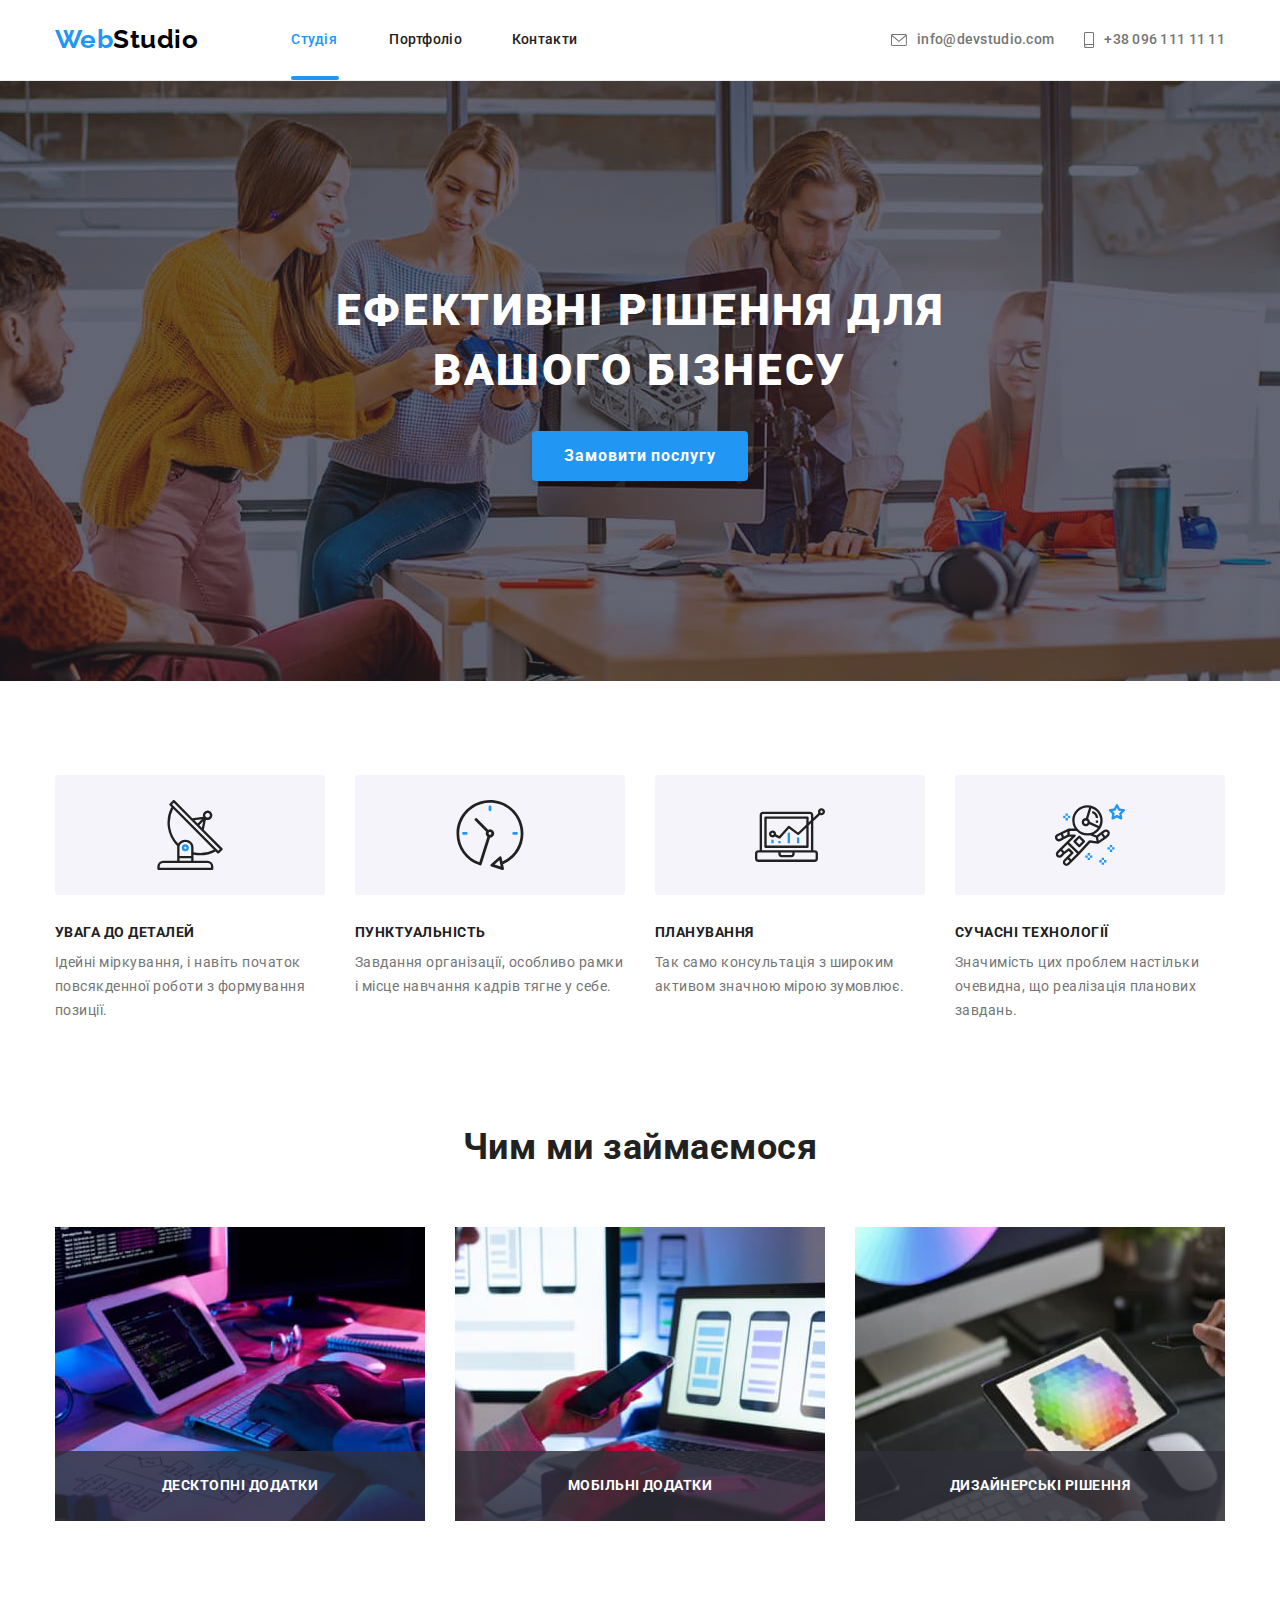
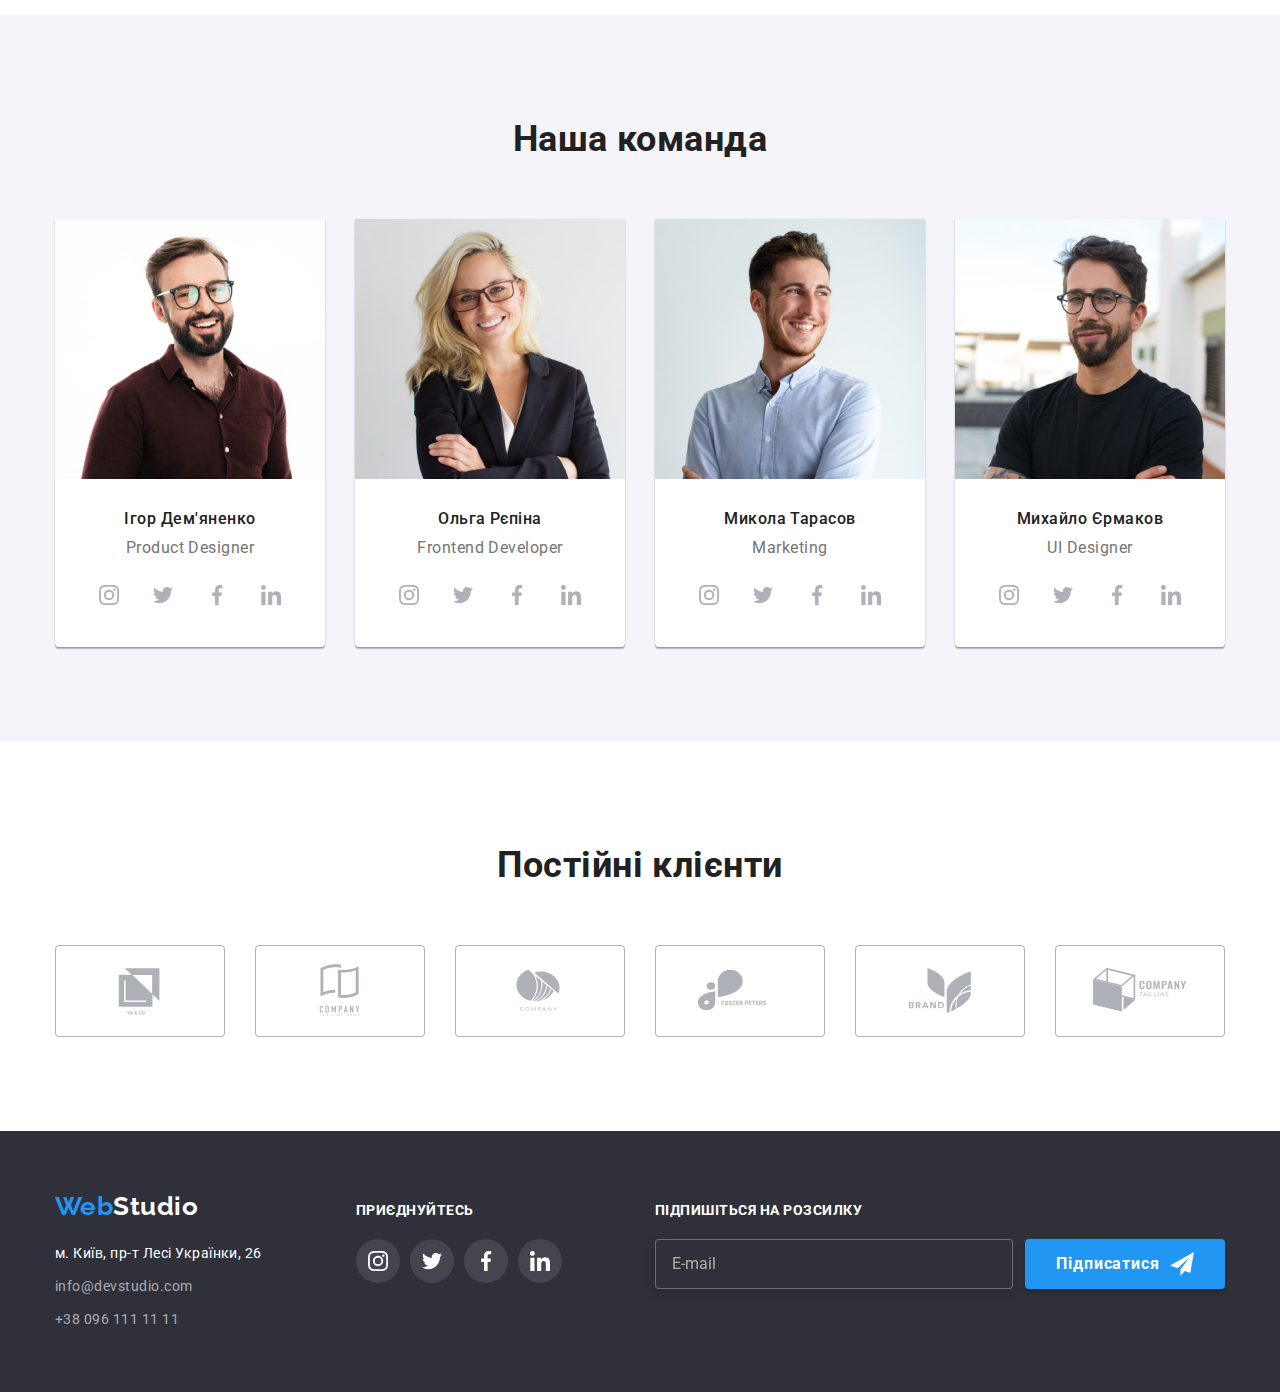
<file: index.html>
<!DOCTYPE html>
<html lang="uk">
  <head>
    <meta charset="UTF-8" />
    <meta http-equiv="X-UA-Compatible" content="IE=edge" />
    <meta name="viewport" content="width=device-width, initial-scale=1.0" />
    <title>Студія</title>
    <link rel="preconnect" href="https://fonts.googleapis.com" />
    <link rel="preconnect" href="https://fonts.gstatic.com" crossorigin />
    <link
      href="https://fonts.googleapis.com/css2?family=Raleway:wght@700&family=Roboto:wght@400;500;700;900&display=swap"
      rel="stylesheet"
    />
    <link
      rel="stylesheet"
      href="https://cdnjs.cloudflare.com/ajax/libs/modern-normalize/1.1.0/modern-normalize.min.css"
    />
    <link rel="stylesheet" href="./css/main.min.css" />
  </head>
  <body>
    <header class="header">
      <div class="container header__container">
        <nav class="header__nav">
          <a href="./index.html" class="logo"
            >Web<span class="logo__accent">Studio</span></a
          >
          <ul class="site-nav">
            <li>
              <a
                href="./index.html"
                class="site-nav__link site-nav__link--current"
                >Студія</a
              >
            </li>
            <li>
              <a href="./portfolio.html" class="site-nav__link">Портфоліо</a>
            </li>
            <li>
              <a href="#" class="site-nav__link">Контакти</a>
            </li>
          </ul>
        </nav>
        <ul class="contacts-nav">
          <li>
            <a href="#" class="contacts-nav__link">
              <svg class="contacts-nav__icon" width="16" height="12">
                <use href="./images/icons.svg#icon-envelope"></use>
              </svg>
              info@devstudio.com</a
            >
          </li>
          <li>
            <a href="#" class="contacts-nav__link">
              <svg class="contacts-nav__icon" width="10" height="16">
                <use href="./images/icons.svg#icon-smartphone"></use>
              </svg>
              +38 096 111 11 11</a
            >
          </li>
        </ul>
      </div>
    </header>
    <main>
      <section class="hero section">
        <div class="container">
          <h1 class="hero__title">Ефективні рішення для вашого бізнесу</h1>
          <button
            type="button"
            class="main-button main-button--wide"
            data-modal-open
          >
            Замовити послугу
          </button>
        </div>
      </section>
      <section class="section">
        <div class="container">
          <h2 class="title visually-hidden">Наші переваги</h2>
          <ul class="features">
            <li class="feature-item">
              <div class="feature-item__image">
                <svg width="70" height="70">
                  <use href="./images/icons.svg#icon-antenna"></use>
                </svg>
              </div>
              <h3 class="feature-item__name">Увага до деталей</h3>
              <p class="feature-item__description">
                Ідейні міркування, і навіть початок повсякденної роботи з
                формування позиції.
              </p>
            </li>
            <li class="feature-item">
              <div class="feature-item__image">
                <svg width="70" height="70">
                  <use href="./images/icons.svg#icon-clock"></use>
                </svg>
              </div>
              <h3 class="feature-item__name">Пунктуальність</h3>
              <p class="feature-item__description">
                Завдання організації, особливо рамки і місце навчання кадрів
                тягне у себе.
              </p>
            </li>
            <li class="feature-item">
              <div class="feature-item__image">
                <svg width="70" height="70">
                  <use href="./images/icons.svg#icon-diagram"></use>
                </svg>
              </div>
              <h3 class="feature-item__name">Планування</h3>
              <p class="feature-item__description">
                Так само консультація з широким активом значною мірою зумовлює.
              </p>
            </li>
            <li class="feature-item">
              <div class="feature-item__image">
                <svg width="70" height="70">
                  <use href="./images/icons.svg#icon-astronaut"></use>
                </svg>
              </div>
              <h3 class="feature-item__name">Сучасні технології</h3>
              <p class="feature-item__description">
                Значимість цих проблем настільки очевидна, що реалізація
                планових завдань.
              </p>
            </li>
          </ul>
        </div>
      </section>
      <section class="section section--compressed">
        <div class="container">
          <h2 class="title">Чим ми займаємося</h2>
          <ul class="work">
            <li class="work-item">
              <img
                src="./images/what-we-do-box1.jpg"
                alt="Людина працює за комп'ютером"
                width="370"
                height="294"
              />
              <h3 class="work-item__name">Десктопні додатки</h3>
            </li>
            <li class="work-item">
              <img
                src="./images/what-we-do-box2.jpg"
                alt="Людина тримає в руках телефон і щось дивиться на екрані ноутбуку"
                width="370"
                height="294"
              />
              <h3 class="work-item__name">Мобільні додатки</h3>
            </li>
            <li class="work-item">
              <img
                src="./images/what-we-do-box3.jpg"
                alt="Людина обирає колір з палітри кольорів"
                width="370"
                height="294"
              />
              <h3 class="work-item__name">Дизайнерські рішення</h3>
            </li>
          </ul>
        </div>
      </section>
      <section class="section section--grey">
        <div class="container">
          <h2 class="title">Наша команда</h2>
          <ul class="team">
            <li class="member-card">
              <img
                src="./images/pruduct-designer.jpg"
                alt="Усміхнений хлопець в окулярах"
                width="270"
                height="260"
              />
              <div class="member-card__meta">
                <h3 class="member-card__name">Ігор Дем'яненко</h3>
                <p lang="en" class="member-card__position">Product Designer</p>
                <ul class="socials">
                  <li class="socials__item">
                    <a href="#" class="socials__link">
                      <svg width="20" height="20">
                        <use href="./images/icons.svg#icon-instagram"></use>
                      </svg>
                    </a>
                  </li>
                  <li class="socials__item">
                    <a href="#" class="socials__link">
                      <svg width="20" height="20">
                        <use href="./images/icons.svg#icon-twitter"></use>
                      </svg>
                    </a>
                  </li>
                  <li class="socials__item">
                    <a href="#" class="socials__link">
                      <svg width="20" height="20">
                        <use href="./images/icons.svg#icon-facebook"></use>
                      </svg>
                    </a>
                  </li>
                  <li class="socials__item">
                    <a href="#" class="socials__link">
                      <svg width="20" height="20">
                        <use href="./images/icons.svg#icon-linkedin"></use>
                      </svg>
                    </a>
                  </li>
                </ul>
              </div>
            </li>
            <li class="member-card">
              <img
                src="./images/frontend-dev.jpg"
                alt="Усміхнена дівчина в окулярах"
                width="270"
                height="260"
              />
              <div class="member-card__meta">
                <h3 class="member-card__name">Ольга Рєпіна</h3>
                <p lang="en" class="member-card__position">
                  Frontend Developer
                </p>
                <ul class="socials">
                  <li class="socials__item">
                    <a href="#" class="socials__link">
                      <svg width="20" height="20">
                        <use href="./images/icons.svg#icon-instagram"></use>
                      </svg>
                    </a>
                  </li>
                  <li class="socials__item">
                    <a href="#" class="socials__link">
                      <svg width="20" height="20">
                        <use href="./images/icons.svg#icon-twitter"></use>
                      </svg>
                    </a>
                  </li>
                  <li class="socials__item">
                    <a href="#" class="socials__link">
                      <svg width="20" height="20">
                        <use href="./images/icons.svg#icon-facebook"></use>
                      </svg>
                    </a>
                  </li>
                  <li class="socials__item">
                    <a href="#" class="socials__link">
                      <svg width="20" height="20">
                        <use href="./images/icons.svg#icon-linkedin"></use>
                      </svg>
                    </a>
                  </li>
                </ul>
              </div>
            </li>
            <li class="member-card">
              <img
                src="./images/marketing.jpg"
                alt="Усміхнений хлопець"
                width="270"
                height="260"
              />
              <div class="member-card__meta">
                <h3 class="member-card__name">Микола Тарасов</h3>
                <p lang="en" class="member-card__position">Marketing</p>
                <ul class="socials">
                  <li class="socials__item">
                    <a href="#" class="socials__link">
                      <svg width="20" height="20">
                        <use href="./images/icons.svg#icon-instagram"></use>
                      </svg>
                    </a>
                  </li>
                  <li class="socials__item">
                    <a href="#" class="socials__link">
                      <svg width="20" height="20">
                        <use href="./images/icons.svg#icon-twitter"></use>
                      </svg>
                    </a>
                  </li>
                  <li class="socials__item">
                    <a href="#" class="socials__link">
                      <svg width="20" height="20">
                        <use href="./images/icons.svg#icon-facebook"></use>
                      </svg>
                    </a>
                  </li>
                  <li class="socials__item">
                    <a href="#" class="socials__link">
                      <svg width="20" height="20">
                        <use href="./images/icons.svg#icon-linkedin"></use>
                      </svg>
                    </a>
                  </li>
                </ul>
              </div>
            </li>
            <li class="member-card">
              <img
                src="./images/ui-designer.jpg"
                alt="Хлопець з легкою посмішкою"
                width="270"
                height="260"
              />
              <div class="member-card__meta">
                <h3 class="member-card__name">Михайло Єрмаков</h3>
                <p lang="en" class="member-card__position">UI Designer</p>
                <ul class="socials">
                  <li class="socials__item">
                    <a href="#" class="socials__link">
                      <svg width="20" height="20">
                        <use href="./images/icons.svg#icon-instagram"></use>
                      </svg>
                    </a>
                  </li>
                  <li class="socials__item">
                    <a href="#" class="socials__link">
                      <svg width="20" height="20">
                        <use href="./images/icons.svg#icon-twitter"></use>
                      </svg>
                    </a>
                  </li>
                  <li class="socials__item">
                    <a href="#" class="socials__link">
                      <svg width="20" height="20">
                        <use href="./images/icons.svg#icon-facebook"></use>
                      </svg>
                    </a>
                  </li>
                  <li class="socials__item">
                    <a href="#" class="socials__link">
                      <svg width="20" height="20">
                        <use href="./images/icons.svg#icon-linkedin"></use>
                      </svg>
                    </a>
                  </li>
                </ul>
              </div>
            </li>
          </ul>
        </div>
      </section>
      <section class="section">
        <div class="container">
          <h2 class="title">Постійні клієнти</h2>
          <ul class="clients">
            <li class="clients__item">
              <a href="#" class="clients__link">
                <svg width="106" height="60">
                  <use href="./images/icons.svg#icon-logo-1"></use>
                </svg>
              </a>
            </li>
            <li class="clients__item">
              <a href="#" class="clients__link">
                <svg width="106" height="60">
                  <use href="./images/icons.svg#icon-logo-2"></use>
                </svg>
              </a>
            </li>
            <li class="clients__item">
              <a href="#" class="clients__link">
                <svg width="106" height="60">
                  <use href="./images/icons.svg#icon-logo-3"></use>
                </svg>
              </a>
            </li>
            <li class="clients__item">
              <a href="#" class="clients__link">
                <svg width="106" height="60">
                  <use href="./images/icons.svg#icon-logo-4"></use>
                </svg>
              </a>
            </li>
            <li class="clients__item">
              <a href="#" class="clients__link">
                <svg width="106" height="60">
                  <use href="./images/icons.svg#icon-logo-5"></use>
                </svg>
              </a>
            </li>
            <li class="clients__item">
              <a href="#" class="clients__link">
                <svg width="106" height="60">
                  <use href="./images/icons.svg#icon-logo-6"></use>
                </svg>
              </a>
            </li>
          </ul>
        </div>
      </section>
    </main>
    <footer class="footer">
      <div class="container footer__container">
        <div class="footer__contacts">
          <a href="./index.html" class="logo footer__logo"
            >Web<span class="logo__accent logo__accent--inverse"
              >Studio</span
            ></a
          >
          <address>
            <ul class="contacts-list">
              <li>
                <a
                  href="https://goo.gl/maps/CPtrU1FHBa2aNyZL9"
                  target="_blank"
                  rel="noopener noreferrer nofollow"
                  class="contacts-list__item contacts-list__item--inverse"
                  >м. Київ, пр-т Лесі Українки, 26</a
                >
              </li>
              <li>
                <a href="mailto:info@devstudio.com" class="contacts-list__item"
                  >info@devstudio.com</a
                >
              </li>
              <li>
                <a href="tel:+380961111111" class="contacts-list__item"
                  >+38 096 111 11 11</a
                >
              </li>
            </ul>
          </address>
        </div>

        <div class="footer__socials">
          <h2 class="footer__title">Приєднуйтесь</h2>
          <ul class="socials">
            <li class="socials__item">
              <a href="#" class="socials__link socials__link--inverse">
                <svg class="company-social-icon" width="20" height="20">
                  <use href="./images/icons.svg#icon-instagram"></use>
                </svg>
              </a>
            </li>
            <li class="socials__item">
              <a href="#" class="socials__link socials__link--inverse">
                <svg class="company-social-icon" width="20" height="20">
                  <use href="./images/icons.svg#icon-twitter"></use>
                </svg>
              </a>
            </li>
            <li class="socials__item">
              <a href="#" class="socials__link socials__link--inverse">
                <svg class="company-social-icon" width="20" height="20">
                  <use href="./images/icons.svg#icon-facebook"></use>
                </svg>
              </a>
            </li>
            <li class="socials__item">
              <a href="#" class="socials__link socials__link--inverse">
                <svg class="company-social-icon" width="20" height="20">
                  <use href="./images/icons.svg#icon-linkedin"></use>
                </svg>
              </a>
            </li>
          </ul>
        </div>

        <div>
          <h2 class="footer__title">Підпишіться на розсилку</h2>
          <form class="footer__subscribe">
            <input
              type="email"
              name="mail"
              placeholder="E-mail"
              class="email-input"
            />
            <button type="submit" class="main-button main-button--iconed">
              Підписатися
              <svg width="24" height="24">
                <use href="./images/icons.svg#icon-send"></use>
              </svg>
            </button>
          </form>
        </div>
      </div>
    </footer>

    <div class="backdrop is-hidden" data-modal>
      <div class="modal">
        <h2 class="modal__title">Залиште свої дані, ми вам передзвонимо</h2>
        <button type="button" class="modal__close-button" data-modal-close>
          <svg width="18" height="18">
            <use href="./images/icons.svg#icon-close"></use>
          </svg>
        </button>

        <form name="contact-form">
          <div class="form">
            <label for="name" class="form__label">Ім'я</label>
            <div class="form__input-area">
              <input type="text" name="name" id="name" class="form__input" />
              <svg class="form__icon" width="18" height="18">
                <use href="./images/icons.svg#icon-person"></use>
              </svg>
            </div>
          </div>
          <div class="form">
            <label for="tel" class="form__label">Телефон</label>
            <div class="form__input-area">
              <input type="tel" name="tel" id="tel" class="form__input" />
              <svg class="form__icon" width="18" height="18">
                <use href="./images/icons.svg#icon-phone"></use>
              </svg>
            </div>
          </div>
          <div class="form">
            <label for="mail" class="form__label">Пошта</label>
            <div class="form__input-area">
              <input type="email" name="mail" id="mail" class="form__input" />
              <svg class="form__icon" width="18" height="18">
                <use href="./images/icons.svg#icon-email"></use>
              </svg>
            </div>
          </div>
          <div class="comments">
            <label for="comment" class="form__label">Коментар</label>
            <textarea
              name="comment"
              id="comment"
              placeholder="Введіть текст"
              class="comment__textarea"
            ></textarea>
          </div>

          <div class="policy">
            <label class="policy__label">
              <input
                type="checkbox"
                class="policy__checkbox visually-hidden"
                name="confirm"
                value="agree"
              />
              <svg class="policy__checkbox-icon" width="16" height="15">
                <use href="./images/icons.svg#icon-check"></use>
              </svg>
              Погоджуюся з розсилкою та приймаю&#160;<a
                href="#"
                class="policy__link"
                >Умови договору</a
              >
            </label>
          </div>

          <button type="submit" class="main-button">Відправити</button>
        </form>
      </div>
    </div>
    <script src="./js/modal.js"></script>
  </body>
</html>
</file>
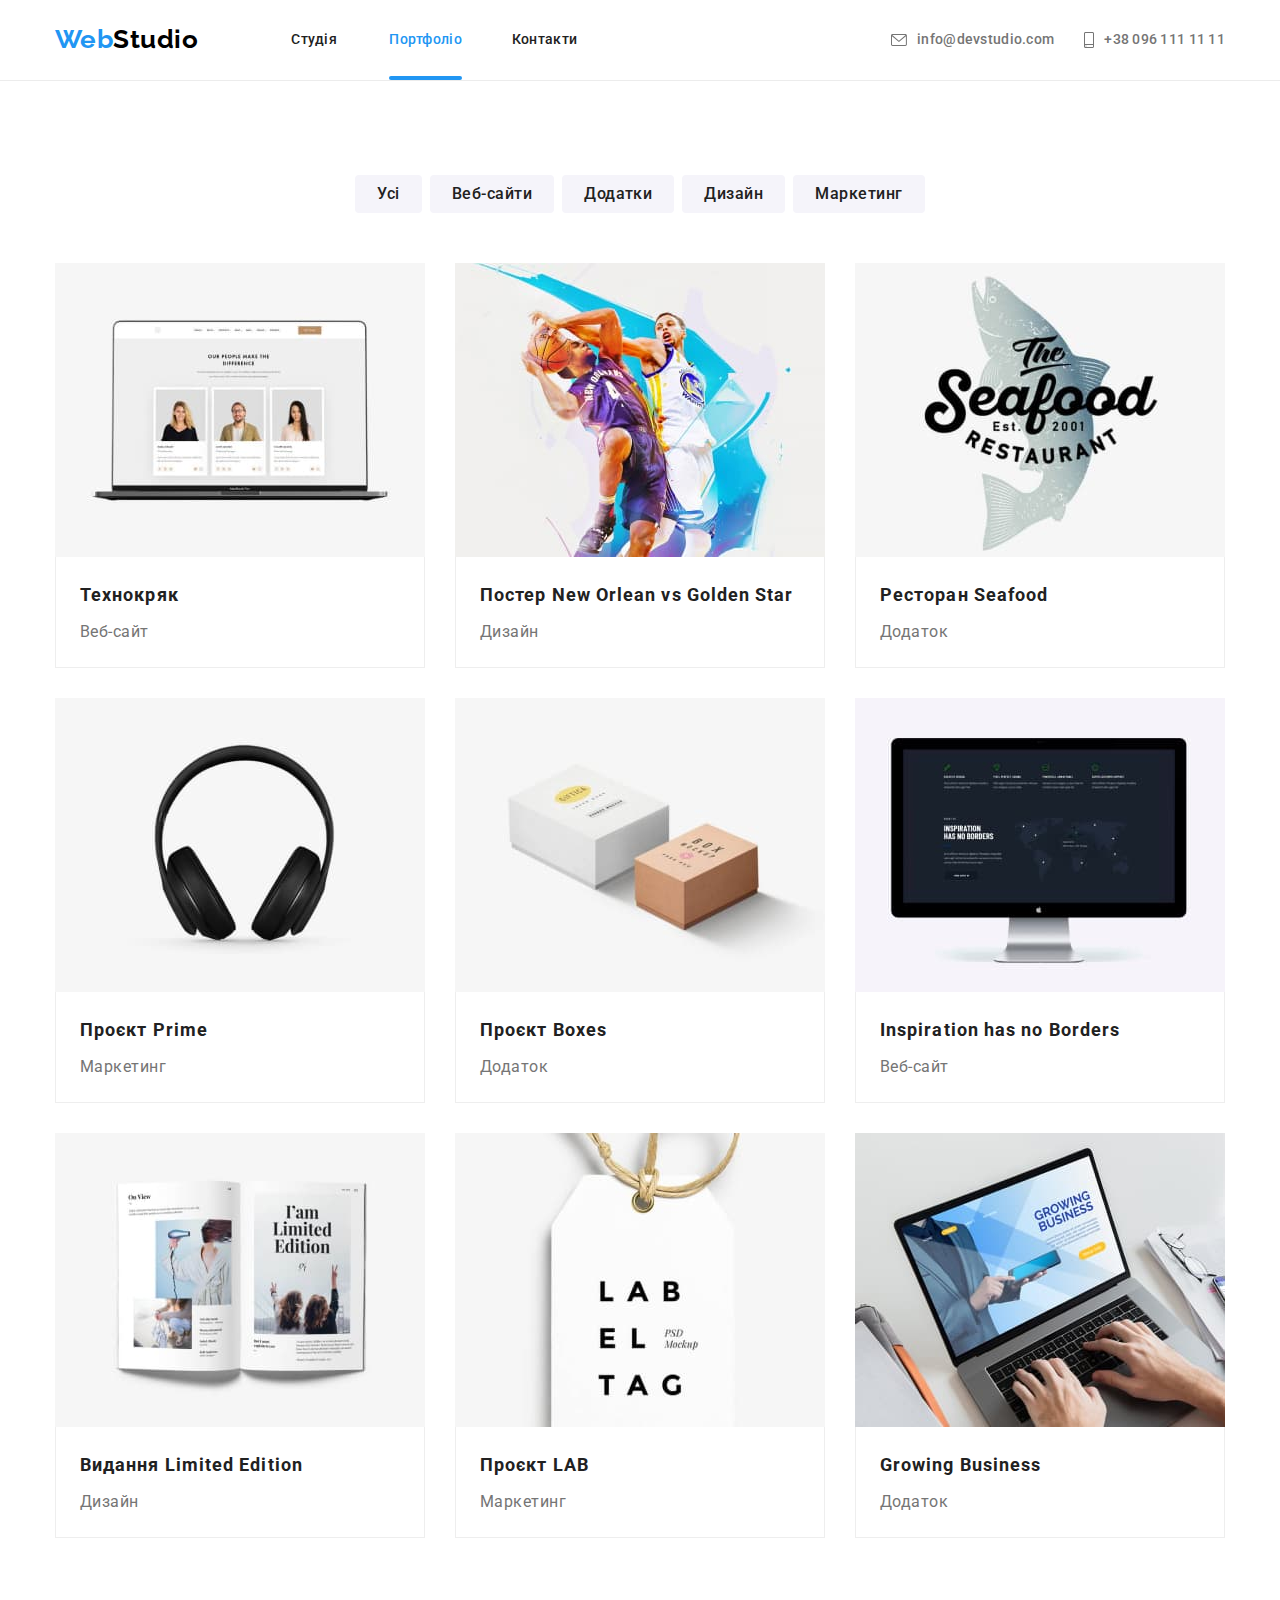
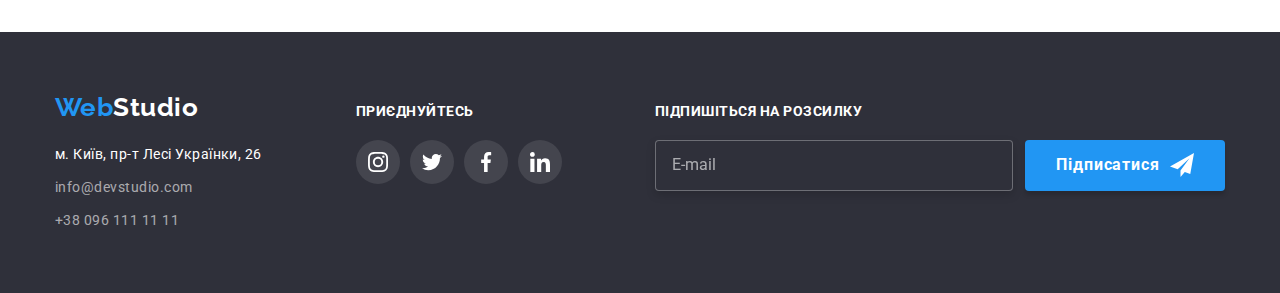
<file: portfolio.html>
<!DOCTYPE html>
<html lang="uk">
  <head>
    <meta charset="UTF-8" />
    <meta http-equiv="X-UA-Compatible" content="IE=edge" />
    <meta name="viewport" content="width=device-width, initial-scale=1.0" />
    <title>Портфоліо</title>
    <link rel="preconnect" href="https://fonts.googleapis.com" />
    <link rel="preconnect" href="https://fonts.gstatic.com" crossorigin />
    <link
      href="https://fonts.googleapis.com/css2?family=Raleway:wght@700&family=Roboto:wght@400;500;700;900&display=swap"
      rel="stylesheet"
    />
    <link
      rel="stylesheet"
      href="https://cdnjs.cloudflare.com/ajax/libs/modern-normalize/1.1.0/modern-normalize.min.css"
    />
    <link rel="stylesheet" href="./css/main.min.css" />
  </head>
  <body>
    <header class="header">
      <div class="container header__container">
        <nav class="header__nav">
          <a href="./index.html" class="logo"
            >Web<span class="logo__accent">Studio</span></a
          >
          <ul class="site-nav">
            <li>
              <a href="./index.html" class="site-nav__link">Студія</a>
            </li>
            <li>
              <a
                href="./portfolio.html"
                class="site-nav__link site-nav__link--current"
                >Портфоліо</a
              >
            </li>
            <li>
              <a href="#" class="site-nav__link">Контакти</a>
            </li>
          </ul>
        </nav>
        <ul class="contacts-nav">
          <li>
            <a href="#" class="contacts-nav__link">
              <svg class="contacts-nav__icon" width="16" height="12">
                <use href="./images/icons.svg#icon-envelope"></use>
              </svg>
              info@devstudio.com</a
            >
          </li>
          <li>
            <a href="#" class="contacts-nav__link">
              <svg class="contacts-nav__icon" width="10" height="16">
                <use href="./images/icons.svg#icon-smartphone"></use>
              </svg>
              +38 096 111 11 11</a
            >
          </li>
        </ul>
      </div>
    </header>
    <main>
      <section class="section">
        <div class="container">
          <h1 class="title visually-hidden">Наші роботи</h1>
          <ul class="buttons-list">
            <li><button type="button" class="secondary-button">Усі</button></li>
            <li>
              <button type="button" class="secondary-button">Веб-сайти</button>
            </li>
            <li>
              <button type="button" class="secondary-button">Додатки</button>
            </li>
            <li>
              <button type="button" class="secondary-button">Дизайн</button>
            </li>
            <li>
              <button type="button" class="secondary-button">Маркетинг</button>
            </li>
          </ul>

          <ul class="projects-card-set">
            <li class="project">
              <a href="#" class="project__link">
                <div class="project__thumb">
                  <img
                    src="./images/portfolio-technokryak.jpg"
                    alt="Ноутбук з візитівками людей на екрані"
                    width="370"
                  />
                  <div class="project__overlay">
                    Ресурс пропонує комплексні пропозиції з різним рівнем
                    функціоналу та сервісів. Все це дозволить відвідувачу
                    отримати вичерпні відомості про компанію чи приватну особу.
                  </div>
                </div>
                <div class="project__meta">
                  <h2 class="project__title">Технокряк</h2>
                  <p class="project__category">Веб-сайт</p>
                </div>
              </a>
            </li>
            <li class="project">
              <a href="#" class="project__link">
                <div class="project__thumb">
                  <img
                    src="./images/portfolio-poster-neworlean.jpg"
                    alt="Гра в баскетбол"
                    width="370"
                  />
                  <div class="project__overlay">
                    Ресурс пропонує комплексні пропозиції з різним рівнем
                    функціоналу та сервісів. Все це дозволить відвідувачу
                    отримати вичерпні відомості про компанію чи приватну особу.
                  </div>
                </div>

                <div class="project__meta">
                  <h2 class="project__title">
                    Постер <span lang="en">New Orlean vs Golden Star</span>
                  </h2>
                  <p class="project__category">Дизайн</p>
                </div>
              </a>
            </li>
            <li class="project">
              <a href="#" class="project__link">
                <div class="project__thumb">
                  <img
                    src="./images/portfolio-seafood.jpg"
                    alt="Логотип ресторану"
                    width="370"
                  />
                  <div class="project__overlay">
                    Ресурс пропонує комплексні пропозиції з різним рівнем
                    функціоналу та сервісів. Все це дозволить відвідувачу
                    отримати вичерпні відомості про компанію чи приватну особу.
                  </div>
                </div>

                <div class="project__meta">
                  <h2 class="project__title">
                    Ресторан <span lang="en">Seafood</span>
                  </h2>
                  <p class="project__category">Додаток</p>
                </div>
              </a>
            </li>
            <li class="project">
              <a href="#" class="project__link">
                <div class="project__thumb">
                  <img
                    src="./images/portfolio-prime.jpg"
                    alt="Навушники"
                    width="370"
                  />
                  <div class="project__overlay">
                    Ресурс пропонує комплексні пропозиції з різним рівнем
                    функціоналу та сервісів. Все це дозволить відвідувачу
                    отримати вичерпні відомості про компанію чи приватну особу.
                  </div>
                </div>

                <div class="project__meta">
                  <h2 class="project__title">
                    Проєкт <span lang="en">Prime</span>
                  </h2>
                  <p class="project__category">Маркетинг</p>
                </div>
              </a>
            </li>
            <li class="project">
              <a href="#" class="project__link">
                <div class="project__thumb">
                  <img
                    src="./images/portfolio-boxes.jpg"
                    alt="Дві коробки"
                    width="370"
                  />
                  <div class="project__overlay">
                    Ресурс пропонує комплексні пропозиції з різним рівнем
                    функціоналу та сервісів. Все це дозволить відвідувачу
                    отримати вичерпні відомості про компанію чи приватну особу.
                  </div>
                </div>

                <div class="project__meta">
                  <h2 class="project__title">
                    Проєкт <span lang="en">Boxes</span>
                  </h2>
                  <p class="project__category">Додаток</p>
                </div>
              </a>
            </li>
            <li class="project">
              <a href="#" class="project__link">
                <div class="project__thumb">
                  <img
                    src="./images/portfolio-ispirations.jpg"
                    alt="Монітор з інформацією проекту"
                    width="370"
                  />
                  <div class="project__overlay">
                    Ресурс пропонує комплексні пропозиції з різним рівнем
                    функціоналу та сервісів. Все це дозволить відвідувачу
                    отримати вичерпні відомості про компанію чи приватну особу.
                  </div>
                </div>

                <div class="project__meta">
                  <h2 lang="en" class="project__title">
                    Inspiration has no Borders
                  </h2>
                  <p class="project__category">Веб-сайт</p>
                </div>
              </a>
            </li>
            <li class="project">
              <a href="#" class="project__link">
                <div class="project__thumb">
                  <img
                    src="./images/portfolio-limited-edition.jpg"
                    alt="Розгорнута книга"
                    width="370"
                  />
                  <div class="project__overlay">
                    Ресурс пропонує комплексні пропозиції з різним рівнем
                    функціоналу та сервісів. Все це дозволить відвідувачу
                    отримати вичерпні відомості про компанію чи приватну особу.
                  </div>
                </div>

                <div class="project__meta">
                  <h2 class="project__title">
                    Видання <span lang="en">Limited Edition</span>
                  </h2>
                  <p class="project__category">Дизайн</p>
                </div>
              </a>
            </li>
            <li class="project">
              <a href="#" class="project__link">
                <div class="project__thumb">
                  <img
                    src="./images/portfolio-lab.jpg"
                    alt="Ярлик з написом"
                    width="370"
                  />
                  <div class="project__overlay">
                    Ресурс пропонує комплексні пропозиції з різним рівнем
                    функціоналу та сервісів. Все це дозволить відвідувачу
                    отримати вичерпні відомості про компанію чи приватну особу.
                  </div>
                </div>

                <div class="project__meta">
                  <h2 class="project__title">
                    Проєкт <span lang="en">LAB</span>
                  </h2>
                  <p class="project__category">Маркетинг</p>
                </div>
              </a>
            </li>
            <li class="project">
              <a href="#" class="project__link">
                <div class="project__thumb">
                  <img
                    src="./images/portfolio-growing-business.jpg"
                    alt="Людина працює за ноутбуком"
                    width="370"
                  />
                  <div class="project__overlay">
                    Ресурс пропонує комплексні пропозиції з різним рівнем
                    функціоналу та сервісів. Все це дозволить відвідувачу
                    отримати вичерпні відомості про компанію чи приватну особу.
                  </div>
                </div>

                <div class="project__meta">
                  <h2 lang="en" class="project__title">Growing Business</h2>
                  <p class="project__category">Додаток</p>
                </div>
              </a>
            </li>
          </ul>
        </div>
      </section>
    </main>
    <footer class="footer">
      <div class="container footer__container">
        <div class="footer__contacts">
          <a href="./index.html" class="logo footer__logo"
            >Web<span class="logo__accent logo__accent--inverse"
              >Studio</span
            ></a
          >
          <address>
            <ul class="contacts-list">
              <li>
                <a
                  href="https://goo.gl/maps/CPtrU1FHBa2aNyZL9"
                  target="_blank"
                  rel="noopener noreferrer nofollow"
                  class="contacts-list__item contacts-list__item--inverse"
                  >м. Київ, пр-т Лесі Українки, 26</a
                >
              </li>
              <li>
                <a href="mailto:info@devstudio.com" class="contacts-list__item"
                  >info@devstudio.com</a
                >
              </li>
              <li>
                <a href="tel:+380961111111" class="contacts-list__item"
                  >+38 096 111 11 11</a
                >
              </li>
            </ul>
          </address>
        </div>

        <div class="footer__socials">
          <h2 class="footer__title">Приєднуйтесь</h2>
          <ul class="socials">
            <li class="socials__item">
              <a href="#" class="socials__link socials__link--inverse">
                <svg class="company-social-icon" width="20" height="20">
                  <use href="./images/icons.svg#icon-instagram"></use>
                </svg>
              </a>
            </li>
            <li class="socials__item">
              <a href="#" class="socials__link socials__link--inverse">
                <svg class="company-social-icon" width="20" height="20">
                  <use href="./images/icons.svg#icon-twitter"></use>
                </svg>
              </a>
            </li>
            <li class="socials__item">
              <a href="#" class="socials__link socials__link--inverse">
                <svg class="company-social-icon" width="20" height="20">
                  <use href="./images/icons.svg#icon-facebook"></use>
                </svg>
              </a>
            </li>
            <li class="socials__item">
              <a href="#" class="socials__link socials__link--inverse">
                <svg class="company-social-icon" width="20" height="20">
                  <use href="./images/icons.svg#icon-linkedin"></use>
                </svg>
              </a>
            </li>
          </ul>
        </div>

        <div>
          <h2 class="footer__title">Підпишіться на розсилку</h2>
          <form class="footer__subscribe">
            <input
              type="email"
              name="mail"
              placeholder="E-mail"
              class="email-input"
            />
            <button type="submit" class="main-button main-button--iconed">
              Підписатися
              <svg width="24" height="24">
                <use href="./images/icons.svg#icon-send"></use>
              </svg>
            </button>
          </form>
        </div>
      </div>
    </footer>
  </body>
</html>
</file>
<file: css/main.min.css>
:root{--primary-text-color: #212121;--secondary-text-color: #757575;--accent-color: #2196f3;--hero-button-active-color: #188ce8;--color-white: #ffffff;--color-black: #000000;--footer-contacts-color: rgba(255, 255, 255, 0.6);--dark-bg-color: #2f303a;--secondary-bg-color: #f5f4fa;--header-border: #ececec;--card-border-color: #eee;--gradient: linear-gradient(rgba(47, 48, 58, 0.4), rgba(47, 48, 58, 0.4));--hero-bg-color: #c4c4c4;--icon-color: #afb1b8;--footer-icon-bg-color: rgba(255, 255, 255, 0.1);--overlay-color: rgba(47, 48, 58, 0.8);--timing-function: cubic-bezier(0.4, 0, 0.2, 1);--main-font-style: Roboto;--logo-font-style: Raleway}body{color:var(--secondary-text-color);background-color:var(--color-white);font-family:var(--main-font-style),sans-serif;font-size:16px;line-height:1.19;letter-spacing:.03em}.socials,.projects-card-set,.buttons-list,.contacts-nav,.site-nav,.contacts-list,.clients,.features,.work,.team{padding:0;margin:0;list-style:none}.project__link,.logo,.contacts-nav__link,.site-nav__link,.contacts-list__item{text-decoration:none}p{margin-top:0;margin-bottom:0}img{display:block;max-width:100%;height:auto}.section{padding:94px 0}.section--compressed{padding:0 0 94px}.section--grey{background-color:var(--secondary-bg-color)}.container{width:1200px;padding-left:15px;padding-right:15px;margin:0 auto}.title{margin-top:0;margin-bottom:50px;color:var(--primary-text-color);font-size:36px;line-height:1.67;text-align:center}.visually-hidden{position:absolute;white-space:nowrap;width:1px;height:1px;overflow:hidden;border:0;padding:0;clip:rect(0 0 0 0);-webkit-clip-path:inset(50%);clip-path:inset(50%);margin:-1px}.features,.work,.team{display:-webkit-box;display:-ms-flexbox;display:flex;gap:30px}.clients{display:-webkit-box;display:-ms-flexbox;display:flex;gap:30px}.clients__item{width:calc((100% - 150px)/6);height:92px}.clients__link{display:-webkit-box;display:-ms-flexbox;display:flex;-webkit-box-align:center;-ms-flex-align:center;align-items:center;-webkit-box-pack:center;-ms-flex-pack:center;justify-content:center;width:100%;height:100%;border:1px solid var(--icon-color);border-radius:4px;fill:var(--icon-color);-webkit-transition:border-color 250ms var(--timing-function),fill 250ms var(--timing-function);transition:border-color 250ms var(--timing-function),fill 250ms var(--timing-function)}.clients__link:hover,.clients__link:focus{border-color:var(--accent-color);fill:var(--accent-color)}.contacts-list{display:-webkit-box;display:-ms-flexbox;display:flex;-webkit-box-orient:vertical;-webkit-box-direction:normal;-ms-flex-direction:column;flex-direction:column;gap:9px;width:231px}.contacts-list__item{color:var(--footer-contacts-color);font-style:normal;font-size:14px;line-height:1.71;-webkit-transition:color 250ms var(--timing-function);transition:color 250ms var(--timing-function)}.contacts-list__item--inverse{color:var(--color-white)}.contacts-list__item:hover,.contacts-list__item:focus{color:var(--accent-color)}.email-input{width:358px;padding:15px 16px;background-color:var(--dark-bg-color);border:1px solid rgba(255,255,255,.3);-webkit-filter:drop-shadow(0px 4px 4px rgba(0, 0, 0, 0.15));filter:drop-shadow(0px 4px 4px rgba(0, 0, 0, 0.15));border-radius:4px;font-size:16px;color:var(--color-white)}.email-input::-webkit-input-placeholder{color:rgba(255,255,255,.6);line-height:1.25}.email-input::-moz-placeholder{color:rgba(255,255,255,.6);line-height:1.25}.email-input:-ms-input-placeholder{color:rgba(255,255,255,.6);line-height:1.25}.email-input::-ms-input-placeholder{color:rgba(255,255,255,.6);line-height:1.25}.email-input::placeholder{color:rgba(255,255,255,.6);line-height:1.25}.feature-item{-ms-flex-preferred-size:calc((100% - 90px)/4);flex-basis:calc((100% - 90px)/4)}.feature-item__image{display:-webkit-box;display:-ms-flexbox;display:flex;-webkit-box-align:center;-ms-flex-align:center;align-items:center;-webkit-box-pack:center;-ms-flex-pack:center;justify-content:center;width:270px;height:120px;background-color:var(--secondary-bg-color);border-radius:4px;margin-bottom:30px}.feature-item__name{margin-top:0;margin-bottom:10px;color:var(--primary-text-color);font-size:14px;line-height:1.14;text-transform:uppercase}.feature-item__description{font-size:14px;line-height:1.71}.footer{padding-top:60px;padding-bottom:60px;background-color:var(--dark-bg-color)}.footer__container{display:-webkit-box;display:-ms-flexbox;display:flex;-webkit-box-align:baseline;-ms-flex-align:baseline;align-items:baseline}.footer__contacts{margin-right:70px}.footer__socials{margin-right:93px}.footer__title{margin-top:0;margin-bottom:20px;color:var(--color-white);font-size:14px;line-height:1.14;text-transform:uppercase}.footer__subscribe{display:-webkit-box;display:-ms-flexbox;display:flex;gap:12px}.form,.policy,.comments{display:-webkit-box;display:-ms-flexbox;display:flex;-webkit-box-orient:vertical;-webkit-box-direction:normal;-ms-flex-direction:column;flex-direction:column;margin-bottom:10px}.form__label{margin-bottom:4px;font-size:12px;line-height:1.17;letter-spacing:.01em}.form__input-area{position:relative}.form__input,.comment__textarea{width:100%;padding:11px 12px 11px 35px;border-radius:4px;border:1px solid rgba(33,33,33,.2);outline:none;-webkit-transition:border-color 250ms var(--timing-function);transition:border-color 250ms var(--timing-function)}.form__icon{position:absolute;top:50%;left:12px;-webkit-transform:translateY(-50%);transform:translateY(-50%);fill:var(--primary-text-color);-webkit-transition:fill 250ms var(--timing-function);transition:fill 250ms var(--timing-function)}.form__input:focus,.comment__textarea:focus{border-color:var(--accent-color)}.form__input:focus+.form__icon,.comment__textarea:focus+.form__icon{fill:var(--accent-color)}.comments{margin-bottom:20px}.comment__textarea{resize:none;width:100%;height:120px;padding:12px 16px}.comment__textarea::-webkit-input-placeholder{font-size:12px;line-height:1.17;letter-spacing:.01em;color:rgba(117,117,117,.5);opacity:.8}.comment__textarea::-moz-placeholder{font-size:12px;line-height:1.17;letter-spacing:.01em;color:rgba(117,117,117,.5);opacity:.8}.comment__textarea:-ms-input-placeholder{font-size:12px;line-height:1.17;letter-spacing:.01em;color:rgba(117,117,117,.5);opacity:.8}.comment__textarea::-ms-input-placeholder{font-size:12px;line-height:1.17;letter-spacing:.01em;color:rgba(117,117,117,.5);opacity:.8}.comment__textarea::placeholder{font-size:12px;line-height:1.17;letter-spacing:.01em;color:rgba(117,117,117,.5);opacity:.8}.policy{display:-webkit-box;display:-ms-flexbox;display:flex;-webkit-box-orient:horizontal;-webkit-box-direction:normal;-ms-flex-direction:row;flex-direction:row;-webkit-box-pack:center;-ms-flex-pack:center;justify-content:center;-webkit-box-align:center;-ms-flex-align:center;align-items:center;margin-bottom:30px}.policy__label{display:-webkit-box;display:-ms-flexbox;display:flex;-webkit-box-align:center;-ms-flex-align:center;align-items:center;text-align:center;font-size:14px;line-height:1.71}.policy__link{color:var(--accent-color)}.policy__checkbox{-webkit-appearance:none;-moz-appearance:none;appearance:none}.policy__checkbox-icon{display:inline-block;margin-right:8px;border-radius:2px;border:2px solid var(--primary-text-color);fill:var(--color-white)}.policy__checkbox:checked+.policy__checkbox-icon{background-color:var(--accent-color);border-color:var(--accent-color)}.header{border-bottom:1px solid var(--header-border)}.header__container{display:-webkit-box;display:-ms-flexbox;display:flex;-webkit-box-align:center;-ms-flex-align:center;align-items:center}.header__nav{display:-webkit-box;display:-ms-flexbox;display:flex;gap:93px;-webkit-box-align:center;-ms-flex-align:center;align-items:center}.site-nav{display:-webkit-box;display:-ms-flexbox;display:flex;gap:50px}.site-nav__link{display:block;padding-top:32px;padding-bottom:32px;min-width:48px;color:var(--primary-text-color);font-weight:500;font-size:14px;line-height:1.14;letter-spacing:.02em;-webkit-transition:color 250ms var(--timing-function);transition:color 250ms var(--timing-function)}.site-nav__link:hover,.site-nav__link:focus{color:var(--accent-color)}.site-nav__link--current{position:relative;color:var(--accent-color)}.site-nav__link--current::after{content:"";display:inline-block;position:absolute;bottom:0;left:0;width:100%;height:4px;background-color:var(--accent-color);border-radius:2px}.contacts-nav{display:-webkit-box;display:-ms-flexbox;display:flex;margin-left:auto;gap:30px}.contacts-nav__link{display:-webkit-box;display:-ms-flexbox;display:flex;-webkit-box-align:center;-ms-flex-align:center;align-items:center;color:var(--secondary-text-color);font-weight:500;font-size:14px;line-height:1.14;letter-spacing:.02em;fill:var(--secondary-text-color);-webkit-transition:fill 250ms var(--timing-function),color 250ms var(--timing-function);transition:fill 250ms var(--timing-function),color 250ms var(--timing-function)}.contacts-nav__link:hover,.contacts-nav__link:focus{color:var(--accent-color);fill:var(--accent-color)}.contacts-nav__icon{margin-right:10px}.hero{padding-top:200px;padding-bottom:200px;height:600px;max-width:1600px;margin-left:auto;margin-right:auto;background-color:var(--hero-bg-color);background-image:var(--gradient),url(../images/hero-image.jpg);background-repeat:no-repeat;background-size:cover;background-position:center;text-align:center}.hero__title{margin-top:0;margin-bottom:30px;max-width:696px;margin-right:auto;margin-left:auto;color:var(--color-white);font-weight:900;font-size:44px;line-height:1.36;letter-spacing:.06em;text-transform:uppercase}.logo{display:inline-block;color:var(--accent-color);font-family:var(--logo-font-style),sans-serif;font-weight:700;font-size:26px;line-height:1.2}.logo__accent{color:var(--color-black)}.logo__accent--inverse{color:var(--color-white)}.footer__logo{margin-top:0;margin-bottom:20px}.main-button{display:-webkit-box;display:-ms-flexbox;display:flex;-webkit-box-pack:center;-ms-flex-pack:center;justify-content:center;min-width:200px;padding-top:10px;padding-bottom:10px;margin-right:auto;margin-left:auto;border-radius:4px;border:0;-webkit-box-shadow:0px 4px 4px rgba(0,0,0,.15);box-shadow:0px 4px 4px rgba(0,0,0,.15);color:var(--color-white);background-color:var(--accent-color);font-family:inherit;font-weight:700;font-size:16px;line-height:1.88;letter-spacing:.06em;text-align:center;cursor:pointer;-webkit-transition:background-color 250ms var(--timing-function);transition:background-color 250ms var(--timing-function)}.main-button:hover{background-color:var(--hero-button-active-color)}.main-button--wide{min-width:216px}.main-button--iconed{-webkit-box-align:center;-ms-flex-align:center;align-items:center;gap:10px;fill:var(--color-white)}.member-card{-ms-flex-preferred-size:calc((100% - 90px)/4);flex-basis:calc((100% - 90px)/4);border-radius:0px 0px 4px 4px;-webkit-box-shadow:0px 1px 3px rgba(0,0,0,.12),0px 1px 1px rgba(0,0,0,.14),0px 2px 1px rgba(0,0,0,.2);box-shadow:0px 1px 3px rgba(0,0,0,.12),0px 1px 1px rgba(0,0,0,.14),0px 2px 1px rgba(0,0,0,.2);background-color:var(--color-white)}.member-card__meta{padding-top:30px;padding-bottom:30px;text-align:center}.member-card__name{margin-top:0;margin-bottom:10px;color:var(--primary-text-color);font-weight:500;font-size:16px}.member-card__position{margin-bottom:16px}.backdrop{position:fixed;top:0;left:0;width:100%;height:100%;background:rgba(0,0,0,.2);opacity:1;visibility:visible;-webkit-transition:opacity 250ms var(--timing-function),visibility 250ms var(--timing-function);transition:opacity 250ms var(--timing-function),visibility 250ms var(--timing-function)}.backdrop.is-hidden{opacity:0;pointer-events:none;visibility:hidden}.backdrop.is-hidden .modal{-webkit-transform:translate(-50%, -50%) scale(0.8);transform:translate(-50%, -50%) scale(0.8)}.modal{position:absolute;top:50%;left:50%;min-width:528px;min-height:581px;padding:40px;background-color:var(--color-white);-webkit-box-shadow:0px 1px 3px rgba(0,0,0,.12),0px 1px 1px rgba(0,0,0,.14),0px 2px 1px rgba(0,0,0,.2);box-shadow:0px 1px 3px rgba(0,0,0,.12),0px 1px 1px rgba(0,0,0,.14),0px 2px 1px rgba(0,0,0,.2);border-radius:4px;-webkit-transform:translate(-50%, -50%) scale(1);transform:translate(-50%, -50%) scale(1);-webkit-transition:-webkit-transform 250ms var(--timing-function);transition:-webkit-transform 250ms var(--timing-function);transition:transform 250ms var(--timing-function);transition:transform 250ms var(--timing-function), -webkit-transform 250ms var(--timing-function)}.modal__title{margin-top:0;margin-bottom:12px;font-size:20px;line-height:1.15;text-align:center;color:var(--primary-text-color)}.modal__close-button{position:absolute;top:8px;right:8px;display:-webkit-box;display:-ms-flexbox;display:flex;width:30px;height:30px;border-radius:50%;padding:0;-webkit-box-pack:center;-ms-flex-pack:center;justify-content:center;-webkit-box-align:center;-ms-flex-align:center;align-items:center;background-color:var(--color-white);border:1px solid rgba(0,0,0,.1);cursor:pointer;fill:var(--color-black);-webkit-transition:fill 250ms var(--timing-function);transition:fill 250ms var(--timing-function)}.modal__close-button:hover{fill:var(--accent-color)}.buttons-list{display:-webkit-box;display:-ms-flexbox;display:flex;-webkit-box-pack:center;-ms-flex-pack:center;justify-content:center;gap:8px;margin-bottom:50px}.project{width:370px;-webkit-transition:-webkit-box-shadow 250ms var(--timing-function);transition:-webkit-box-shadow 250ms var(--timing-function);transition:box-shadow 250ms var(--timing-function);transition:box-shadow 250ms var(--timing-function), -webkit-box-shadow 250ms var(--timing-function)}.project:hover,.project:focus{-webkit-box-shadow:0px 1px 1px rgba(0,0,0,.12),0px 4px 4px rgba(0,0,0,.06),1px 4px 6px rgba(0,0,0,.16);box-shadow:0px 1px 1px rgba(0,0,0,.12),0px 4px 4px rgba(0,0,0,.06),1px 4px 6px rgba(0,0,0,.16)}.project__thumb{position:relative;width:370px;overflow:hidden}.project__overlay{position:absolute;top:0;left:0;width:100%;height:100%;-webkit-transform:translateY(100%);transform:translateY(100%);-webkit-transition:-webkit-transform 250ms var(--timing-function);transition:-webkit-transform 250ms var(--timing-function);transition:transform 250ms var(--timing-function);transition:transform 250ms var(--timing-function), -webkit-transform 250ms var(--timing-function);padding:63px 24px;font-size:18px;line-height:1.56;color:var(--color-white);background-color:rgba(33,150,243,.9)}.project:hover .project__overlay,.project:focus .project__overlay{-webkit-transform:translateY(0);transform:translateY(0)}.project__meta{padding:20px 24px;border:1px solid var(--card-border-color);border-top:0}.project__title{margin-top:0;margin-bottom:4px;color:var(--primary-text-color);font-size:18px;line-height:2;letter-spacing:.06em}.project__category{color:var(--secondary-text-color);line-height:1.88}.projects-card-set{display:-webkit-box;display:-ms-flexbox;display:flex;-ms-flex-wrap:wrap;flex-wrap:wrap;gap:30px}.secondary-button{border-radius:4px;padding:6px 22px;border:0;color:var(--primary-text-color);background-color:var(--secondary-bg-color);font-family:inherit;font-weight:500;font-size:16px;line-height:1.63;letter-spacing:.03em;cursor:pointer;-webkit-transition:color 250ms var(--timing-function),background-color 250ms var(--timing-function),-webkit-box-shadow 250ms var(--timing-function);transition:color 250ms var(--timing-function),background-color 250ms var(--timing-function),-webkit-box-shadow 250ms var(--timing-function);transition:color 250ms var(--timing-function),background-color 250ms var(--timing-function),box-shadow 250ms var(--timing-function);transition:color 250ms var(--timing-function),background-color 250ms var(--timing-function),box-shadow 250ms var(--timing-function),-webkit-box-shadow 250ms var(--timing-function)}.secondary-button:hover,.secondary-button:focus{color:var(--color-white);background-color:var(--accent-color);-webkit-box-shadow:0px 3px 1px rgba(0,0,0,.1),0px 1px 2px rgba(0,0,0,.08),0px 2px 2px rgba(0,0,0,.12);box-shadow:0px 3px 1px rgba(0,0,0,.1),0px 1px 2px rgba(0,0,0,.08),0px 2px 2px rgba(0,0,0,.12)}.socials{display:-webkit-box;display:-ms-flexbox;display:flex;-webkit-box-pack:center;-ms-flex-pack:center;justify-content:center;gap:10px}.socials__item{width:44px;height:44px}.socials__link{display:-webkit-box;display:-ms-flexbox;display:flex;-webkit-box-align:center;-ms-flex-align:center;align-items:center;-webkit-box-pack:center;-ms-flex-pack:center;justify-content:center;width:100%;height:100%;border-radius:50%;fill:var(--icon-color);-webkit-transition:fill 250ms var(--timing-function),background-color 250ms var(--timing-function);transition:fill 250ms var(--timing-function),background-color 250ms var(--timing-function)}.socials__link:hover,.socials__link:focus{background-color:var(--accent-color);fill:var(--color-white)}.socials__link--inverse{background:var(--footer-icon-bg-color);fill:var(--color-white);-webkit-transition:background-color 250ms var(--timing-function);transition:background-color 250ms var(--timing-function)}.socials__link--inverse:hover,.socials__link--inverse:focus{background-color:var(--accent-color)}.work-item{-ms-flex-preferred-size:calc((100% - 60px)/3);flex-basis:calc((100% - 60px)/3);position:relative}.work-item__name{width:100%;padding-top:27px;padding-bottom:27px;margin-top:0;margin-bottom:0;text-align:center;background-color:var(--overlay-color);color:var(--color-white);font-size:14px;line-height:1.14;text-transform:uppercase;position:absolute;bottom:0}/*# sourceMappingURL=main.min.css.map */
</file>
